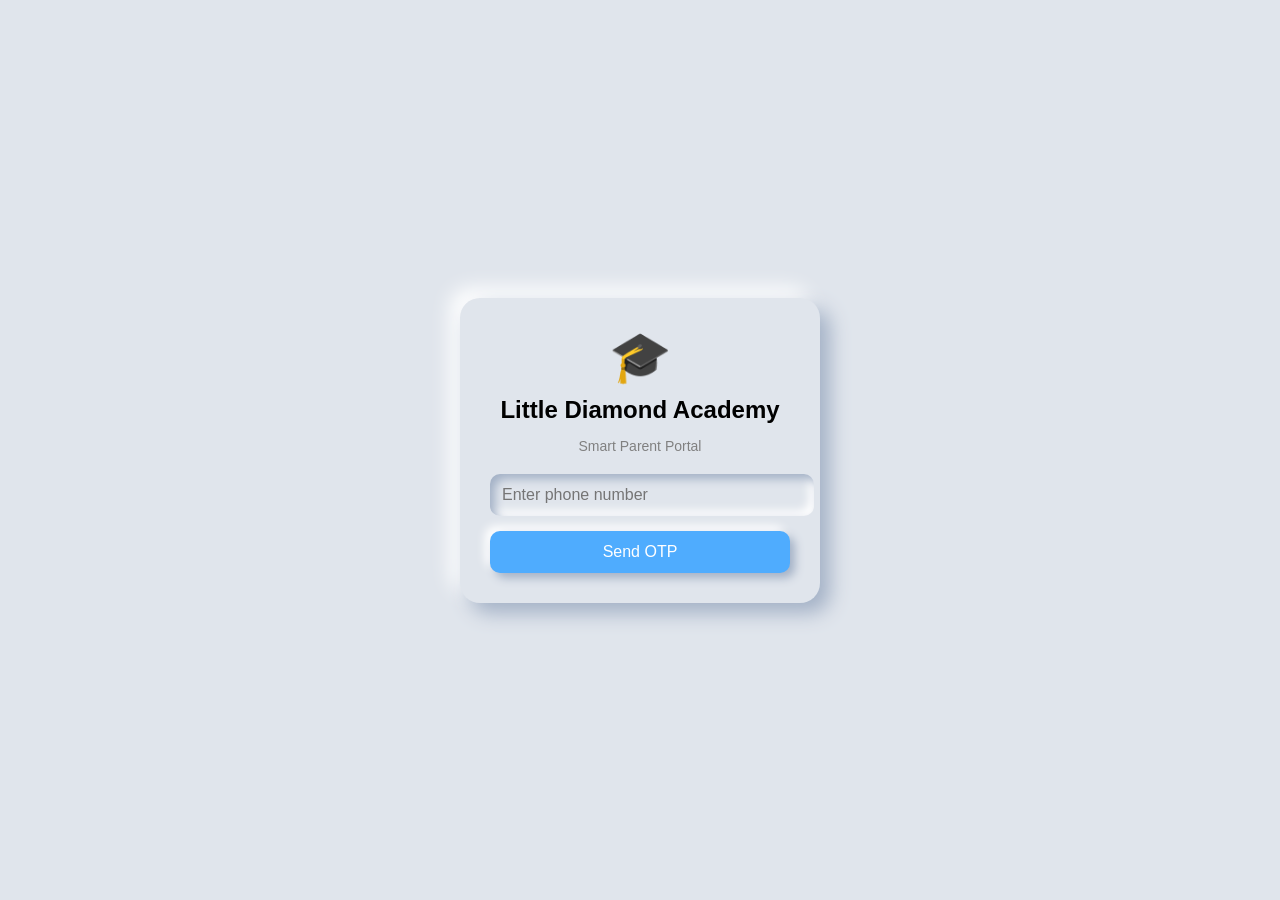
<file: index.html>
<!DOCTYPE html>
<html>
<head>
  <title>Little Diamond Academy</title>

  <style>
    body {
      margin: 0;
      padding: 0;
      font-family: Arial;
      background: #e0e5ec;
      display: flex;
      justify-content: center;
      align-items: center;
      height: 100vh;
    }

    .container {
      width: 300px;
      padding: 30px;
      border-radius: 20px;
      background: #e0e5ec;
      box-shadow: 10px 10px 20px #a3b1c6,
                  -10px -10px 20px #ffffff;
      text-align: center;
    }

    .logo {
      font-size: 50px;
      margin-bottom: 10px;
    }

    h2 {
      margin: 5px 0;
    }

    p {
      color: gray;
      font-size: 14px;
      margin-bottom: 20px;
    }

    .input-box {
      margin-bottom: 15px;
    }

    input {
      width: 100%;
      padding: 12px;
      border-radius: 10px;
      border: none;
      outline: none;
      background: #e0e5ec;
      box-shadow: inset 5px 5px 10px #a3b1c6,
                  inset -5px -5px 10px #ffffff;
      font-size: 16px;
    }

    button {
      width: 100%;
      padding: 12px;
      border-radius: 10px;
      border: none;
      background: #4facfe;
      color: white;
      font-size: 16px;
      box-shadow: 5px 5px 10px #a3b1c6,
                  -5px -5px 10px #ffffff;
    }

    button:active {
      box-shadow: inset 5px 5px 10px #a3b1c6,
                  inset -5px -5px 10px #ffffff;
    }

  </style>
</head>

<body>

  <div class="container">

    <div class="logo">🎓</div>

    <h2>Little Diamond Academy</h2>
    <p>Smart Parent Portal</p>

    <div class="input-box">
      <input type="text" placeholder="Enter phone number">
    </div>

    <a href="dashboard.html">
      <button>Send OTP</button>
    </a>

  </div>

</body>
  </html>
</file>
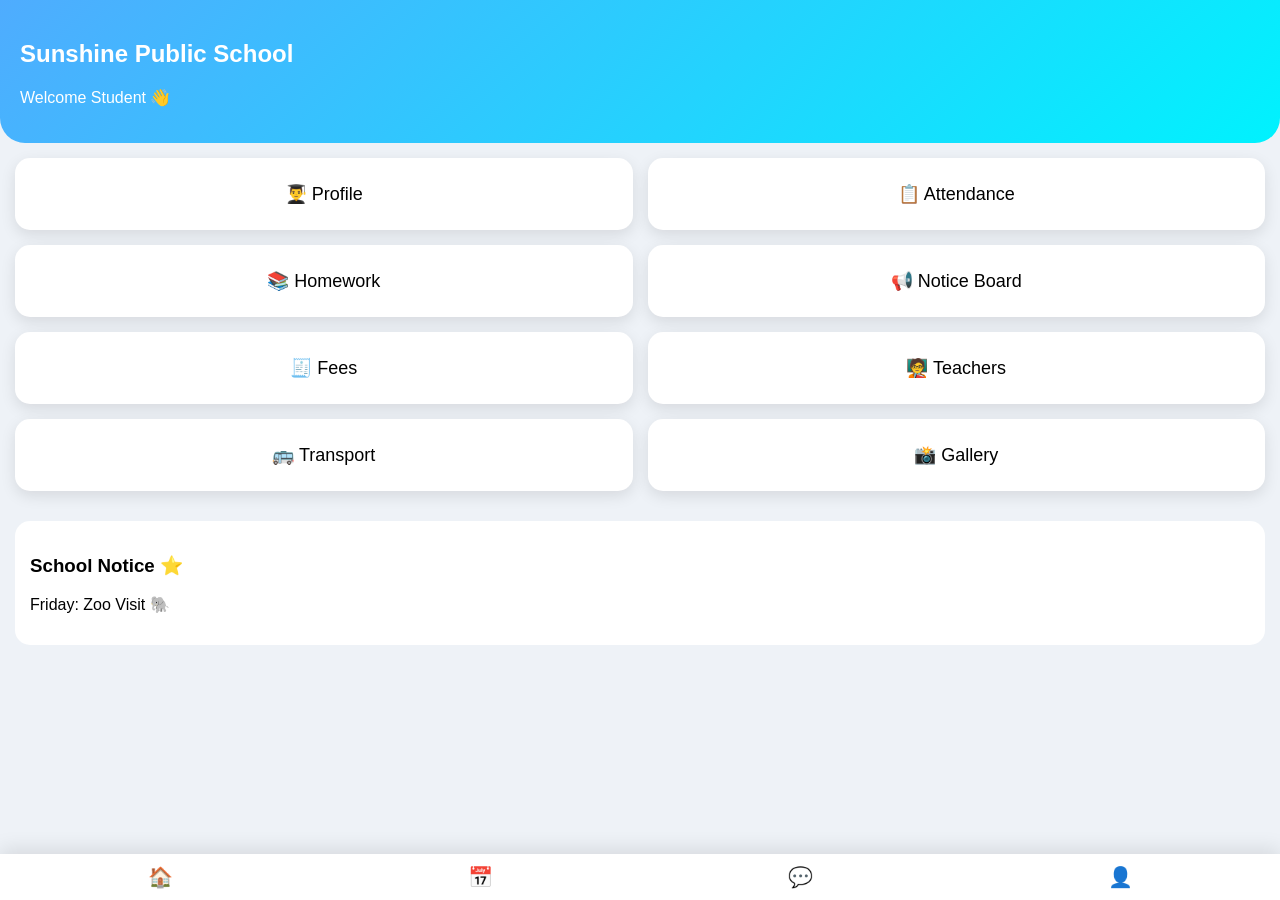
<file: dashboard.html>
<!DOCTYPE html>
<html>
<head>
  <title>Dashboard</title>
  <link rel="stylesheet" href="css/style.css">
</head>
<body>

<!-- HEADER -->
<div class="header">
  <h2>Sunshine Public School</h2>
  <p>Welcome Student 👋</p>
</div>

<!-- GRID -->
<div class="grid">

  <div class="card">👨‍🎓 Profile</div>
  <div class="card">📋 Attendance</div>

  <div class="card">📚 Homework</div>
  <div class="card">📢 Notice Board</div>

  <div class="card">🧾 Fees</div>
  <div class="card">🧑‍🏫 Teachers</div>

  <div class="card">🚌 Transport</div>
  <div class="card">📸 Gallery</div>

</div>

<!-- NOTICE -->
<div class="notice">
  <h3>School Notice ⭐</h3>
  <p>Friday: Zoo Visit 🐘</p>
</div>

<!-- NAVBAR -->
<div class="nav">
  <button>🏠</button>
  <button>📅</button>
  <button>💬</button>
  <button>👤</button>
</div>

<script src="js/app.js"></script>
</body>
</html>
</file>
<file: css/style.css>
body {
    margin: 0;
    font-family: 'Poppins', sans-serif;
    background: #eef2f7;
}

/* Center */
.center {
    display: flex;
    justify-content: center;
    align-items: center;
    height: 100vh;
}

/* Login */
.login-box {
    background: white;
    padding: 30px;
    border-radius: 15px;
    text-align: center;
    width: 300px;
    box-shadow: 0 10px 30px rgba(0,0,0,0.2);
}

.login-box input {
    width: 100%;
    padding: 12px;
    margin: 10px 0;
    border-radius: 8px;
    border: none;
    background: #f1f1f1;
}

.login-box button {
    width: 100%;
    padding: 12px;
    background: #4facfe;
    border: none;
    color: white;
    border-radius: 8px;
    font-size: 16px;
}

/* Header */
.header {
    background: linear-gradient(135deg, #4facfe, #00f2fe);
    padding: 20px;
    color: white;
    border-radius: 0 0 25px 25px;
}

/* Grid */
.grid {
    display: grid;
    grid-template-columns: repeat(2, 1fr);
    gap: 15px;
    padding: 15px;
}

.card {
    background: white;
    padding: 25px;
    border-radius: 15px;
    text-align: center;
    font-size: 18px;
    box-shadow: 0 5px 15px rgba(0,0,0,0.1);
    transition: 0.3s;
}

.card:hover {
    transform: scale(1.05);
}

/* Notice */
.notice {
    background: white;
    margin: 15px;
    padding: 15px;
    border-radius: 15px;
}

/* Navbar */
.nav {
    position: fixed;
    bottom: 0;
    width: 100%;
    display: flex;
    justify-content: space-around;
    background: white;
    padding: 10px 0;
    box-shadow: 0 -5px 20px rgba(0,0,0,0.1);
}

.nav button {
    border: none;
    background: none;
    font-size: 20px;
}
</file>
